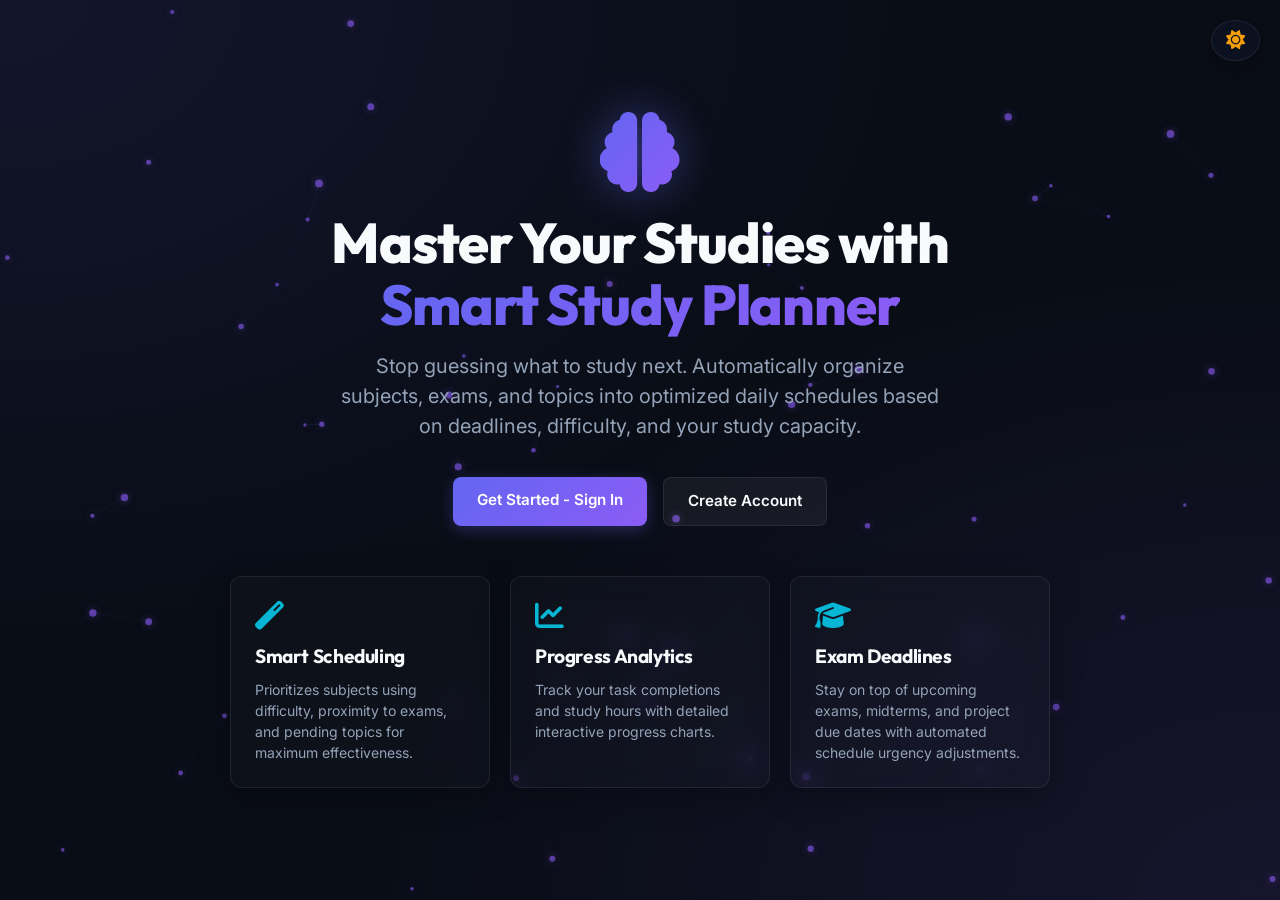
<file: frontend/index.html>
<!DOCTYPE html>
<html lang="en">
<head>
    <meta charset="UTF-8">
    <meta name="viewport" content="width=device-width, initial-scale=1.0">
    <title>Smart Study Planner - Maximize Your Academic Potential</title>
    <!-- Icons -->
    <link rel="stylesheet" href="https://cdnjs.cloudflare.com/ajax/libs/font-awesome/6.4.0/css/all.min.css">
    <!-- Stylesheets -->
    <link rel="stylesheet" href="css/global.css?v=1.2">
    <link rel="stylesheet" href="css/auth.css?v=1.2">
    <link rel="stylesheet" href="css/responsive.css?v=1.2">
    <script src="js/theme.js"></script>
</head>
<body style="display: flex; justify-content: center; align-items: center; min-height: 100vh; padding: 20px; position: relative;">
    
    <!-- Floating Theme Toggle -->
    <div style="position: absolute; top: 20px; right: 20px; z-index: 100;">
        <button onclick="toggleTheme()" class="glass-panel" title="Toggle Theme" style="padding: 10px 14px; border-radius: 50%; color: var(--text-secondary); font-size: 1.2rem; display: flex; align-items: center; justify-content: center;">
            <i class="fas fa-sun theme-toggle-icon"></i>
        </button>
    </div>
    
    <div class="welcome-container">
        <!-- Logo -->
        <div class="welcome-logo">
            <i class="fas fa-brain"></i>
        </div>

        <!-- Headings -->
        <h1 class="welcome-title">Master Your Studies with <br><span class="text-gradient-primary">Smart Study Planner</span></h1>
        <p class="welcome-subtitle">Stop guessing what to study next. Automatically organize subjects, exams, and topics into optimized daily schedules based on deadlines, difficulty, and your study capacity.</p>

        <!-- Access buttons -->
        <div class="welcome-actions">
            <a href="login.html" class="btn-primary" style="display: inline-block;">Get Started - Sign In</a>
            <a href="register.html" class="btn-secondary" style="display: inline-block;">Create Account</a>
        </div>

        <!-- Features list -->
        <div class="welcome-features">
            <div class="feature-card glass-panel">
                <i class="fas fa-magic"></i>
                <h3>Smart Scheduling</h3>
                <p>Prioritizes subjects using difficulty, proximity to exams, and pending topics for maximum effectiveness.</p>
            </div>
            <div class="feature-card glass-panel">
                <i class="fas fa-chart-line"></i>
                <h3>Progress Analytics</h3>
                <p>Track your task completions and study hours with detailed interactive progress charts.</p>
            </div>
            <div class="feature-card glass-panel">
                <i class="fas fa-graduation-cap"></i>
                <h3>Exam Deadlines</h3>
                <p>Stay on top of upcoming exams, midterms, and project due dates with automated schedule urgency adjustments.</p>
            </div>
        </div>
    </div>

    <!-- Scripts -->
    <script src="js/auth.js"></script>
    <script src="js/particles.js"></script>
</body>
</html>
</file>
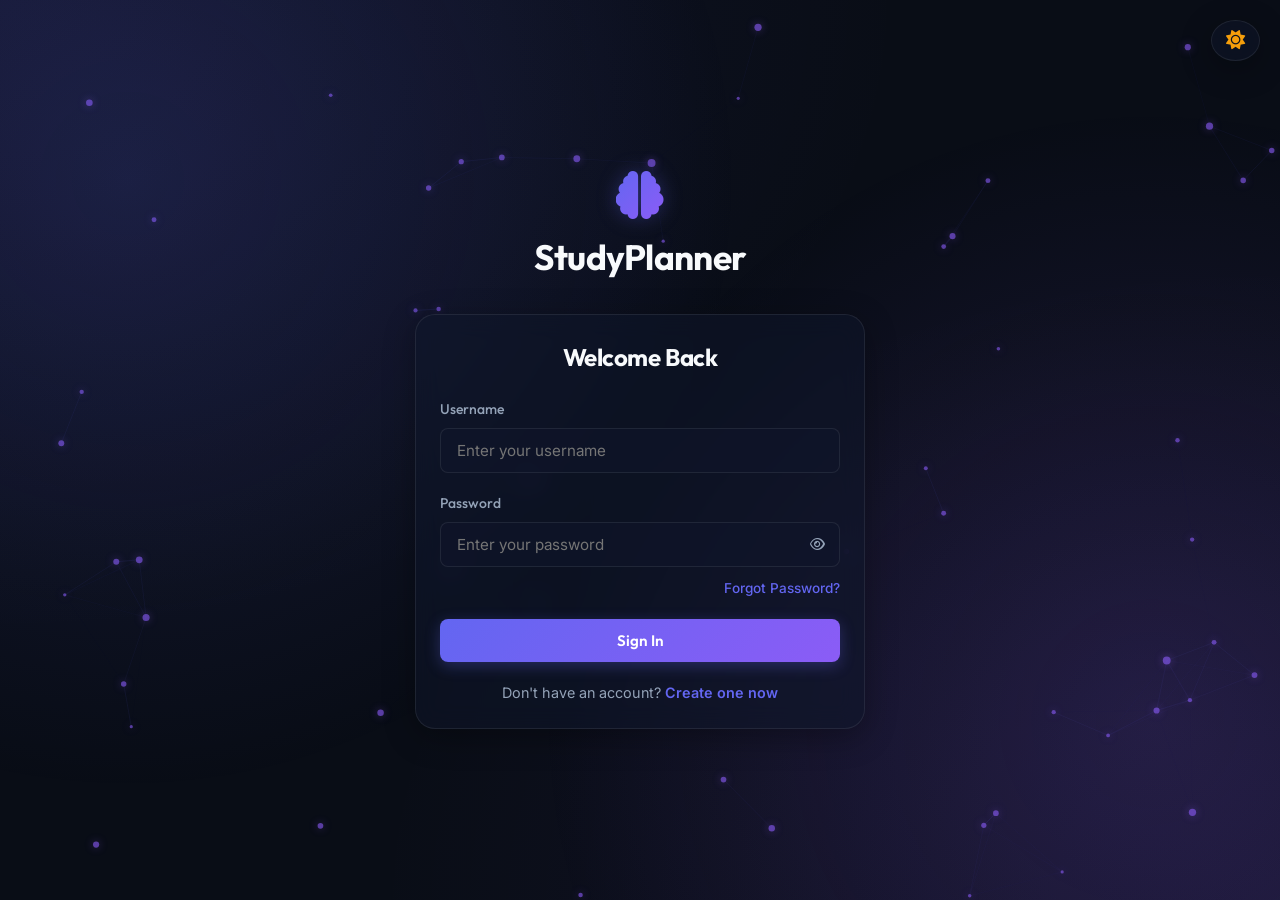
<file: frontend/login.html>
<!DOCTYPE html>
<html lang="en">
<head>
    <meta charset="UTF-8">
    <meta name="viewport" content="width=device-width, initial-scale=1.0">
    <title>Sign In - Smart Study Planner</title>
    <!-- Icons -->
    <link rel="stylesheet" href="https://cdnjs.cloudflare.com/ajax/libs/font-awesome/6.4.0/css/all.min.css">
    <!-- Stylesheets -->
    <link rel="stylesheet" href="css/global.css?v=1.2">
    <link rel="stylesheet" href="css/auth.css?v=1.2">
    <link rel="stylesheet" href="css/responsive.css?v=1.2">
    <script src="js/theme.js"></script>
</head>
<body style="position: relative;">
    
    <!-- Floating Theme Toggle -->
    <div style="position: absolute; top: 20px; right: 20px; z-index: 100;">
        <button onclick="toggleTheme()" class="glass-panel" title="Toggle Theme" style="padding: 10px 14px; border-radius: 50%; color: var(--text-secondary); font-size: 1.2rem; display: flex; align-items: center; justify-content: center;">
            <i class="fas fa-sun theme-toggle-icon"></i>
        </button>
    </div>
    
    <div class="auth-wrapper">
        <div class="auth-container">
            <!-- Brand -->
            <div class="auth-brand">
                <a href="index.html">
                    <i class="fas fa-brain"></i>
                    <h1>StudyPlanner</h1>
                </a>
            </div>

            <!-- Card Box -->
            <div class="glass-card auth-card">
                <h2 class="auth-title">Welcome Back</h2>
                
                <!-- Alert Notifications -->
                <div id="auth-alert" class="alert alert-danger">
                    <i class="fas fa-exclamation-circle"></i>
                    <span id="auth-alert-text">Error message here</span>
                </div>

                <!-- Form -->
                <form id="login-form" novalidate>
                    <div class="input-group">
                        <label for="username" class="input-label">Username</label>
                        <input type="text" id="username" class="input-field" placeholder="Enter your username" required>
                    </div>

                    <div class="input-group">
                        <label for="password" class="input-label">Password</label>
                        <div style="position: relative; display: flex; align-items: center; width: 100%;">
                            <input type="password" id="password" class="input-field" placeholder="Enter your password" required style="padding-right: 45px;">
                            <button type="button" id="toggle-password" style="position: absolute; right: 15px; background: none; border: none; color: var(--text-secondary); cursor: pointer; display: flex; align-items: center; justify-content: center; z-index: 10; padding: 0;">
                                <i class="far fa-eye" id="password-eye-icon"></i>
                            </button>
                        </div>
                    </div>

                    <div style="text-align: right; margin-top: -12px; margin-bottom: 20px;">
                        <a href="#" id="forgot-password-link" style="font-size: 0.85rem; color: var(--primary); font-weight: 500; text-decoration: none; transition: var(--transition-fast);" onmouseover="this.style.color='var(--secondary)'" onmouseout="this.style.color='var(--primary)'">Forgot Password?</a>
                    </div>

                    <button type="submit" id="login-submit-btn" class="btn-primary" style="width: 100%; margin-top: 10px; display: flex; align-items: center; justify-content: center; gap: 8px;">
                        <i class="fas fa-spinner fa-spin" id="login-spinner" style="display: none;"></i>
                        <span id="login-btn-text">Sign In</span>
                    </button>
                </form>

                <!-- Footer link -->
                <div class="auth-footer">
                    Don't have an account? <a href="register.html">Create one now</a>
                </div>
            </div>
        </div>
    </div>

    <!-- Forgot Password Modal Backdrop -->
    <div id="forgot-password-modal" style="display: none; position: fixed; top: 0; left: 0; width: 100%; height: 100%; background: rgba(15, 23, 42, 0.6); backdrop-filter: blur(8px); -webkit-backdrop-filter: blur(8px); z-index: 1000; align-items: center; justify-content: center; box-sizing: border-box; padding: 20px;">
        <!-- Modal Card -->
        <div class="glass-card" id="forgot-modal-card" style="width: 100%; max-width: 400px; padding: 30px; position: relative; border-radius: var(--radius-lg); box-sizing: border-box; transform: scale(0.9); transition: transform 0.3s ease-out; background: var(--glass-bg); border: 1px solid var(--glass-border); box-shadow: 0 8px 32px 0 var(--glass-shadow);">
            <!-- Close Button -->
            <button id="close-forgot-modal" type="button" style="position: absolute; top: 20px; right: 20px; background: none; border: none; color: var(--text-secondary); font-size: 1.2rem; cursor: pointer; display: flex; align-items: center; justify-content: center; width: 30px; height: 30px; border-radius: 50%; transition: background 0.2s;" onmouseover="this.style.background='rgba(255,255,255,0.05)'" onmouseout="this.style.background='none'">
                <i class="fas fa-times"></i>
            </button>
            <h3 style="font-size: 1.3rem; margin-bottom: 8px; font-family: var(--font-heading); color: var(--text-primary); margin-top: 0; display: flex; align-items: center; gap: 8px;">
                <i class="fas fa-key" style="color: var(--primary);"></i> Reset Password
            </h3>
            <p style="font-size: 0.88rem; color: var(--text-secondary); margin-bottom: 20px; line-height: 1.4; margin-top: 0;">Enter your registered details and a new password below to reset access.</p>
            
            <!-- Alert Box for Modal -->
            <div id="forgot-alert" class="alert alert-danger" style="display: none; padding: 12px 16px; border-radius: var(--radius-sm); font-size: 0.9rem; margin-bottom: 15px; align-items: center; gap: 10px;">
                <i class="fas fa-exclamation-circle"></i>
                <span id="forgot-alert-text">Error message here</span>
            </div>
            <div id="forgot-success" class="alert alert-success" style="display: none; padding: 12px 16px; border-radius: var(--radius-sm); font-size: 0.9rem; margin-bottom: 15px; align-items: center; gap: 10px;">
                <i class="fas fa-check-circle"></i>
                <span id="forgot-success-text">Success message here</span>
            </div>

            <!-- Forgot Form -->
            <form id="forgot-form" novalidate>
                <div class="input-group">
                    <label for="forgot-username" class="input-label">Username</label>
                    <input type="text" id="forgot-username" class="input-field" placeholder="Enter your username" required>
                </div>
                <div class="input-group">
                    <label for="forgot-email" class="input-label">Email Address</label>
                    <input type="email" id="forgot-email" class="input-field" placeholder="Enter your email" required>
                </div>
                <div class="input-group">
                    <label for="forgot-new-password" class="input-label">New Password</label>
                    <div style="position: relative; display: flex; align-items: center; width: 100%;">
                        <input type="password" id="forgot-new-password" class="input-field" placeholder="Enter new password" required style="padding-right: 45px;">
                        <button type="button" id="toggle-forgot-password" style="position: absolute; right: 15px; background: none; border: none; color: var(--text-secondary); cursor: pointer; display: flex; align-items: center; justify-content: center; z-index: 10; padding: 0;">
                            <i class="far fa-eye" id="forgot-password-eye-icon"></i>
                        </button>
                    </div>
                </div>
                <button type="submit" class="btn-primary" style="width: 100%; margin-top: 15px; height: 46px; display: flex; align-items: center; justify-content: center; gap: 8px;">
                    <i class="fas fa-cog fa-spin" id="forgot-spinner" style="display: none;"></i>
                    <span>Reset Password</span>
                </button>
            </form>
        </div>
    </div>

    <!-- Scripts -->
    <script src="js/api.js"></script>
    <script src="js/auth.js"></script>
    <script src="js/validation.js"></script>
    <script src="js/particles.js"></script>
</body>
</html>
</file>
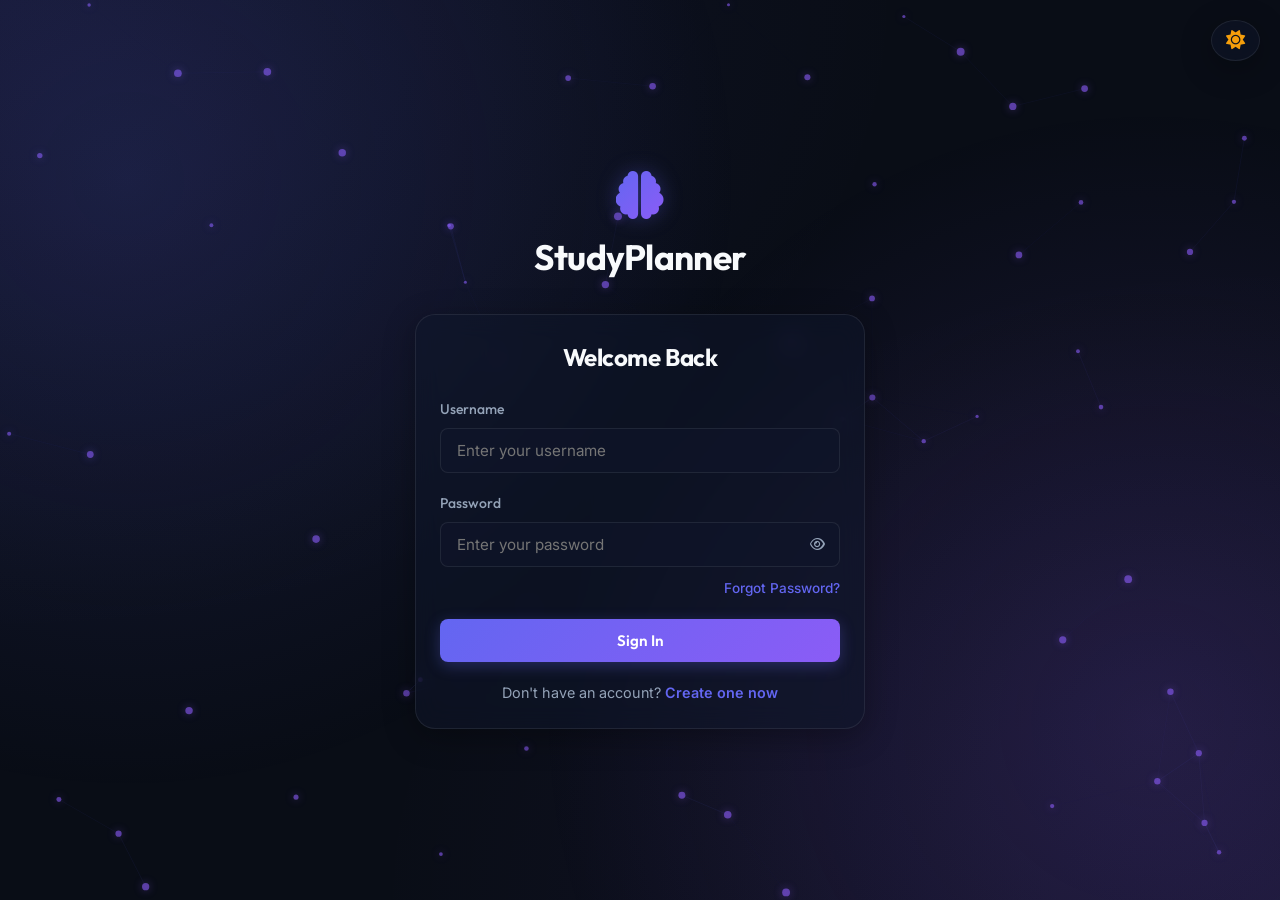
<file: frontend/planner.html>
<!DOCTYPE html>
<html lang="en">
<head>
    <meta charset="UTF-8">
    <meta name="viewport" content="width=device-width, initial-scale=1.0">
    <title>Study Planner - Smart Study Planner</title>
    <!-- Icons -->
    <link rel="stylesheet" href="https://cdnjs.cloudflare.com/ajax/libs/font-awesome/6.4.0/css/all.min.css">
    <!-- Stylesheets -->
    <link rel="stylesheet" href="css/global.css?v=1.2">
    <link rel="stylesheet" href="css/planner.css?v=1.2">
    <link rel="stylesheet" href="css/responsive.css?v=1.2">
    <script src="js/theme.js"></script>
</head>
<body>

    <div class="app-container">
        <!-- Sidebar placeholder -->
        <div id="sidebar-placeholder"></div>
        <div class="sidebar-overlay" onclick="toggleSidebarMenu()"></div>

        <!-- Main Content -->
        <main class="main-content">
            <!-- Navbar placeholder -->
            <div id="navbar-placeholder"></div>

            <!-- Page Title Header -->
            <div class="planner-header">
                <div class="page-title-header" style="margin-bottom: 0;">
                    <h1>Smart Timetable Generator</h1>
                    <p>Generate and view customized study sessions matching your load.</p>
                </div>
                
                <!-- Date selector navigations -->
                <div class="date-controls glass-panel" style="padding: 6px 12px;">
                    <button class="date-btn" onclick="adjustPlanDate(-1)"><i class="fas fa-chevron-left"></i></button>
                    <span id="current-plan-date-display" class="current-date-display">Today</span>
                    <button class="date-btn" onclick="adjustPlanDate(1)"><i class="fas fa-chevron-right"></i></button>
                </div>
            </div>

            <!-- Schedule Auto-Generator Form -->
            <div class="glass-card generator-card">
                <h3 style="font-size: 1.2rem; margin-bottom: 15px;"><i class="fas fa-magic" style="color: var(--primary); margin-right: 8px;"></i> Generate New Study Plan</h3>
                <form id="schedule-generator-form">
                    <div class="generator-form">
                        <div class="input-group" style="margin-bottom: 0;">
                            <label for="startDate" class="input-label">Start Date</label>
                            <input type="date" id="startDate" class="input-field" required>
                        </div>
                        <div class="input-group" style="margin-bottom: 0;">
                            <label for="endDate" class="input-label">End Date</label>
                            <input type="date" id="endDate" class="input-field" required>
                        </div>
                        <div class="input-group" style="margin-bottom: 0;">
                            <label for="dailyStudyHours" class="input-label">Daily Hours (Optional)</label>
                            <input type="number" id="dailyStudyHours" class="input-field" placeholder="e.g. 4" min="1" max="12" step="0.5">
                        </div>
                        <button type="submit" class="btn-primary" style="height: 48px; display: flex; align-items: center; justify-content: center; gap: 8px; font-family: var(--font-heading);">
                            <i class="fas fa-cog fa-spin" id="gen-spinner" style="display: none;"></i>
                            <span>Generate Schedule</span>
                        </button>
                    </div>
                    <div style="margin-top: 15px; display: flex; align-items: center; gap: 10px;">
                        <input type="checkbox" id="distributeEqually" style="width: 18px; height: 18px; cursor: pointer; accent-color: var(--primary);">
                        <label for="distributeEqually" style="font-size: 0.9rem; color: var(--text-secondary); cursor: pointer; user-select: none;">
                            Divide daily study time equally to cover all subjects
                        </label>
                    </div>
                </form>
                <div id="generator-alert" class="alert alert-success" style="margin-top: 15px; margin-bottom: 0; display: none;">
                    <i class="fas fa-check-circle"></i>
                    <span>Plan generated successfully!</span>
                </div>
            </div>

            <!-- Timetable List -->
            <div class="glass-card">
                <div style="display: flex; justify-content: space-between; align-items: center; margin-bottom: 20px; flex-wrap: wrap; gap: 10px;">
                    <h3 style="font-size: 1.2rem; margin: 0;"><i class="far fa-clock" style="color: var(--info); margin-right: 8px;"></i> Study Schedule Timeline</h3>
                    <button class="btn-outline" onclick="exportICal()" style="display: flex; align-items: center; gap: 8px; font-size: 0.9rem; padding: 8px 16px;">
                        <i class="far fa-calendar-plus"></i> Export to Calendar
                    </button>
                </div>
                <div id="planner-timeline" class="timeline-container">
                    <!-- Dynamic timetable blocks injected by planner.js -->
                    <div class="empty-timeline">
                        <i class="far fa-calendar-alt"></i>
                        <h3>No Study Slots Scheduled</h3>
                        <p>Generate a plan using the form above to build your study timeline.</p>
                    </div>
                </div>
            </div>

            <!-- Footer placeholder -->
            <div id="footer-placeholder"></div>
        </main>
    </div>

    <!-- Modal placeholder -->
    <div id="modal-placeholder"></div>

    <!-- Scripts -->
    <script src="js/api.js"></script>
    <script src="js/auth.js"></script>
    <script src="js/helpers.js"></script>
    <script src="js/planner.js"></script>
    <script src="js/particles.js"></script>
</body>
</html>
</file>
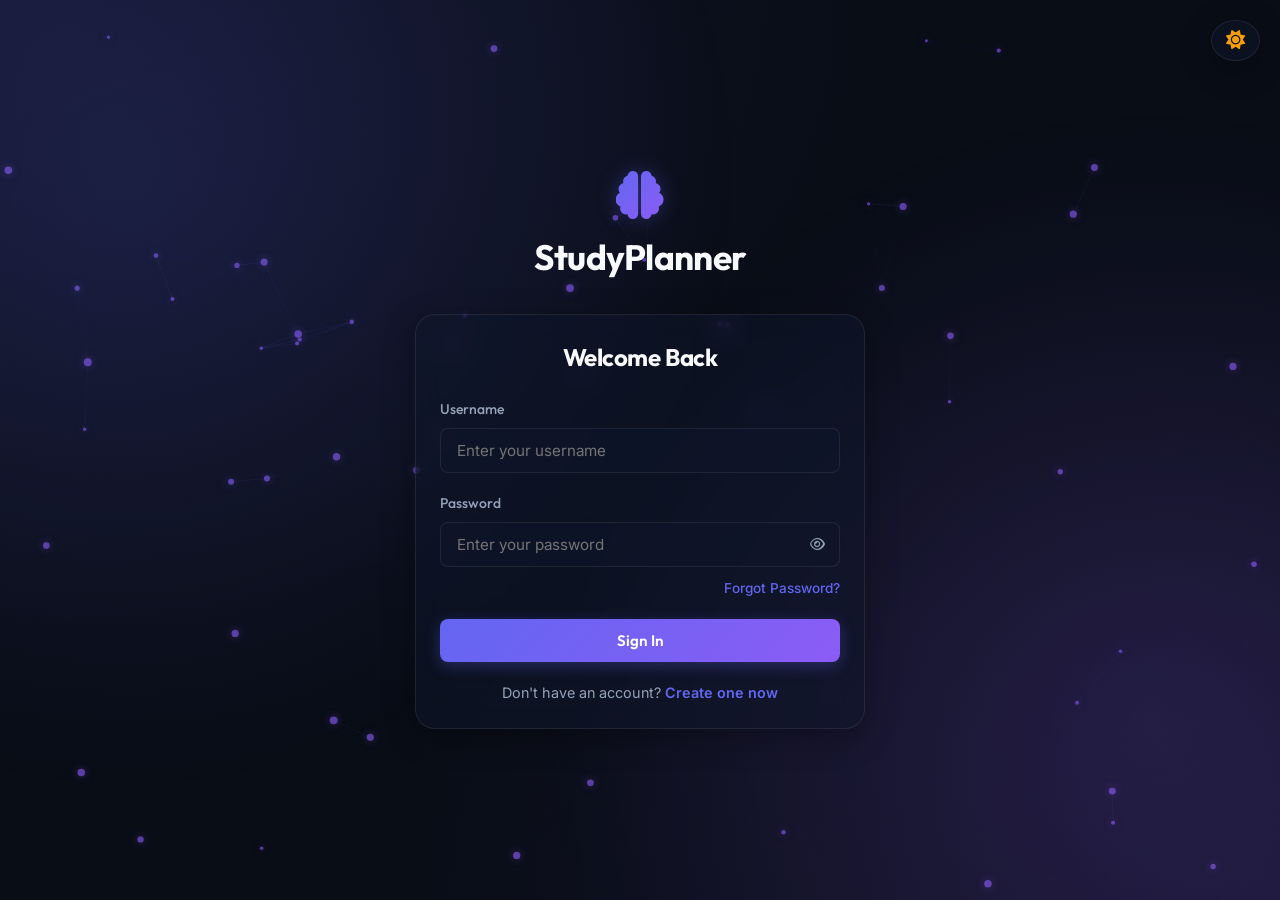
<file: frontend/profile.html>
<!DOCTYPE html>
<html lang="en">
<head>
    <meta charset="UTF-8">
    <meta name="viewport" content="width=device-width, initial-scale=1.0">
    <title>Profile Settings - Smart Study Planner</title>
    <!-- Icons -->
    <link rel="stylesheet" href="https://cdnjs.cloudflare.com/ajax/libs/font-awesome/6.4.0/css/all.min.css">
    <!-- Stylesheets -->
    <link rel="stylesheet" href="css/global.css?v=1.2">
    <link rel="stylesheet" href="css/profile.css?v=1.2">
    <link rel="stylesheet" href="css/responsive.css?v=1.2">
    <script src="js/theme.js"></script>
</head>
<body>

    <div class="app-container">
        <!-- Sidebar placeholder -->
        <div id="sidebar-placeholder"></div>
        <div class="sidebar-overlay" onclick="toggleSidebarMenu()"></div>

        <!-- Main Content -->
        <main class="main-content">
            <!-- Navbar placeholder -->
            <div id="navbar-placeholder"></div>

            <!-- Page Title Header -->
            <div class="page-title-header">
                <h1>Student Account Settings</h1>
                <p>Manage your user account profile and personalize study hour limits.</p>
            </div>

            <!-- Profile Banner & Header Card -->
            <div class="glass-card profile-header-card" style="padding: 0; overflow: hidden; margin-bottom: 30px;">
                <div class="profile-cover-banner">
                    <canvas id="profile-banner-canvas" style="position: absolute; top: 0; left: 0; width: 100%; height: 100%; pointer-events: none;"></canvas>
                </div>
                <div class="profile-header-details">
                    <div id="profile-avatar-char" class="profile-avatar">S</div>
                    <div class="profile-header-text">
                        <h2 id="summary-fullname">Student Name</h2>
                        <div class="profile-meta-tags">
                            <span class="meta-tag"><i class="far fa-user"></i> <span id="summary-username">@username</span></span>
                            <span class="meta-tag"><i class="far fa-envelope"></i> <span id="summary-email">student@study.com</span></span>
                        </div>
                    </div>
                </div>
            </div>

            <!-- Profile Settings Grid -->
            <div class="settings-grid">
                <!-- Left Nav Options -->
                <div class="settings-sidebar">
                    <button class="settings-nav-btn active" onclick="switchSettingsTab('account')">
                        <i class="far fa-user-circle"></i> Account Details
                    </button>
                    <button class="settings-nav-btn" onclick="switchSettingsTab('preferences')">
                        <i class="fas fa-sliders-h"></i> Study Preferences
                    </button>
                    <button class="settings-nav-btn" onclick="switchSettingsTab('security')">
                        <i class="fas fa-shield-alt"></i> Security & Password
                    </button>
                </div>

                <!-- Right Pane Details -->
                <div class="settings-pane">
                    <!-- Alert Notifications inside the pane -->
                    <div id="profile-alert" class="alert" style="display: none; margin-bottom: 20px;">
                        <i class="fas fa-exclamation-circle"></i>
                        <span id="profile-alert-text">Status message here</span>
                    </div>

                    <!-- Tab 1: Account Details -->
                    <div id="tab-account" class="settings-tab-content">
                        <div class="pane-header">
                            <h3>Account Information</h3>
                            <p>Update your personal account information and contact email address.</p>
                        </div>
                        <form id="profile-details-form" novalidate>
                            <div class="form-row">
                                <div class="input-group">
                                    <label for="firstName" class="input-label">First Name</label>
                                    <input type="text" id="firstName" class="input-field" placeholder="John" required>
                                </div>
                                <div class="input-group">
                                    <label for="lastName" class="input-label">Last Name</label>
                                    <input type="text" id="lastName" class="input-field" placeholder="Doe" required>
                                </div>
                            </div>
                            <div class="input-group">
                                <label for="email" class="input-label">Email Address</label>
                                <input type="email" id="email" class="input-field" placeholder="email@study.com" required>
                            </div>
                            <div class="form-actions">
                                <button type="submit" class="btn-primary">Save Profile Info</button>
                            </div>
                        </form>
                    </div>

                    <!-- Tab 2: Study Preferences -->
                    <div id="tab-preferences" class="settings-tab-content" style="display: none;">
                        <div class="pane-header">
                            <h3>Study Preferences</h3>
                            <p>Customize your target daily study hours and preferred starting times.</p>
                        </div>
                        <form id="profile-preferences-form" novalidate>
                            <div class="slider-container">
                                <div class="slider-header">
                                    <label for="dailyStudyHours" class="input-label">Daily Available Study Hours</label>
                                    <span id="hours-val-display" class="slider-val">4.0 h</span>
                                </div>
                                <input type="range" id="dailyStudyHours" class="range-slider" min="1" max="10" step="0.5" value="4.0" oninput="updateHoursSliderDisplay(this.value)">
                            </div>
                            <div class="input-group">
                                <label for="preferredStartTime" class="input-label">Preferred Study Start Time</label>
                                <input type="time" id="preferredStartTime" class="input-field" required>
                            </div>
                            <div class="form-actions">
                                <button type="submit" class="btn-primary">Save Preferences</button>
                            </div>
                        </form>
                    </div>

                    <!-- Tab 3: Security & Password -->
                    <div id="tab-security" class="settings-tab-content" style="display: none;">
                        <div class="pane-header">
                            <h3>Security & Credentials</h3>
                            <p>Change your account password. Make sure to choose a strong password.</p>
                        </div>
                        <form id="profile-password-form" novalidate>
                            <div class="input-group">
                                <label for="oldPassword" class="input-label">Current Password</label>
                                <input type="password" id="oldPassword" class="input-field" required>
                            </div>
                            <div class="input-group">
                                <label for="newPassword" class="input-label">New Password</label>
                                <input type="password" id="newPassword" class="input-field" placeholder="Min 6 characters" required>
                            </div>
                            <div class="form-actions">
                                <button type="submit" class="btn-primary">Update Password</button>
                            </div>
                        </form>
                    </div>
                </div>
            </div>

            <!-- Footer placeholder -->
            <div id="footer-placeholder"></div>
        </main>
    </div>

    <!-- Modal placeholder -->
    <div id="modal-placeholder"></div>

    <!-- Scripts -->
    <script src="js/api.js"></script>
    <script src="js/auth.js"></script>
    <script src="js/helpers.js"></script>
    <script src="js/validation.js"></script>
    <script src="js/profile.js"></script>
    <script src="js/particles.js"></script>
</body>
</html>
</file>
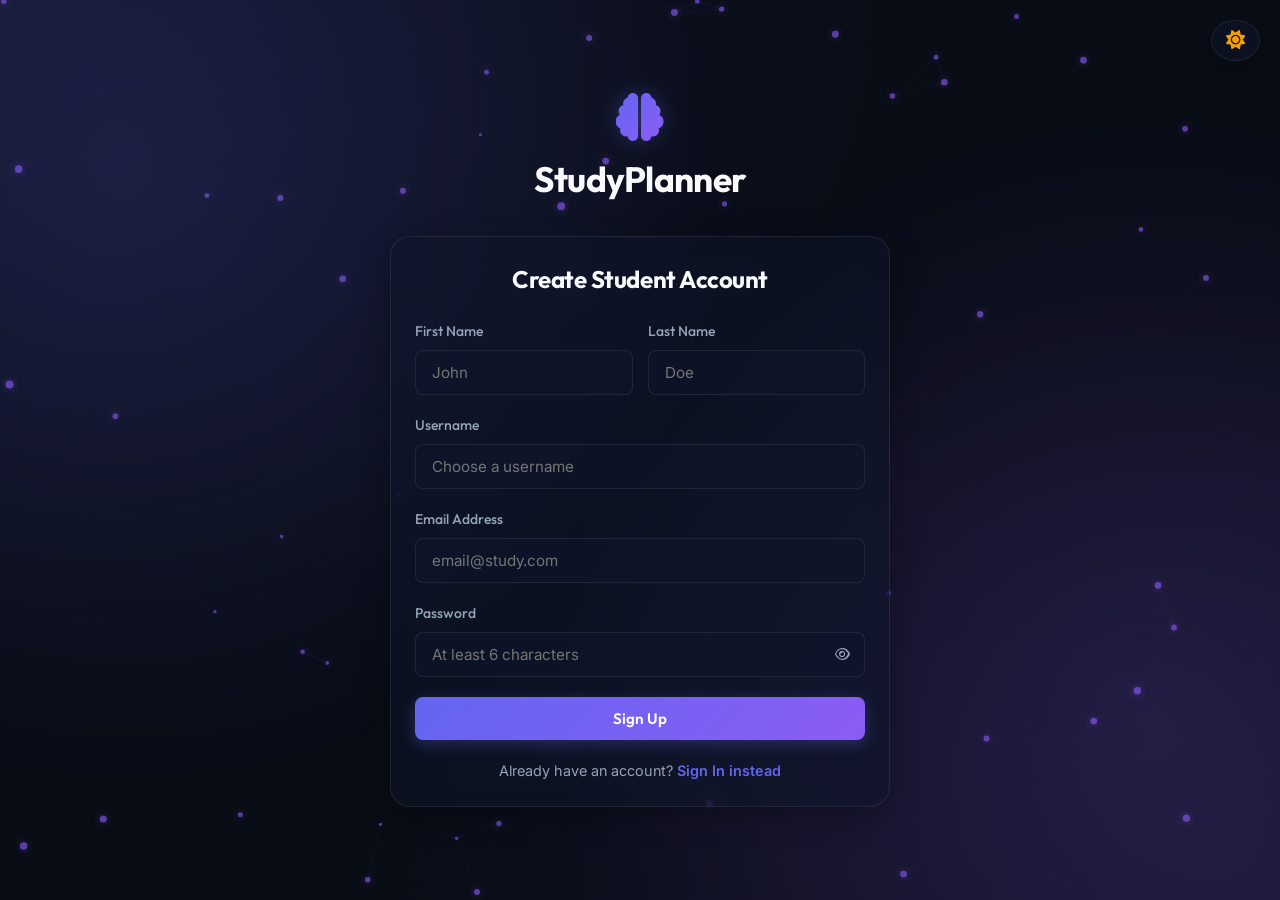
<file: frontend/register.html>
<!DOCTYPE html>
<html lang="en">
<head>
    <meta charset="UTF-8">
    <meta name="viewport" content="width=device-width, initial-scale=1.0">
    <title>Create Account - Smart Study Planner</title>
    <!-- Icons -->
    <link rel="stylesheet" href="https://cdnjs.cloudflare.com/ajax/libs/font-awesome/6.4.0/css/all.min.css">
    <!-- Stylesheets -->
    <link rel="stylesheet" href="css/global.css?v=1.2">
    <link rel="stylesheet" href="css/auth.css?v=1.2">
    <link rel="stylesheet" href="css/responsive.css?v=1.2">
    <script src="js/theme.js"></script>
</head>
<body style="position: relative;">
    
    <!-- Floating Theme Toggle -->
    <div style="position: absolute; top: 20px; right: 20px; z-index: 100;">
        <button onclick="toggleTheme()" class="glass-panel" title="Toggle Theme" style="padding: 10px 14px; border-radius: 50%; color: var(--text-secondary); font-size: 1.2rem; display: flex; align-items: center; justify-content: center;">
            <i class="fas fa-sun theme-toggle-icon"></i>
        </button>
    </div>
    
    <div class="auth-wrapper">
        <div class="auth-container" style="max-width: 500px;">
            <!-- Brand -->
            <div class="auth-brand">
                <a href="index.html">
                    <i class="fas fa-brain"></i>
                    <h1>StudyPlanner</h1>
                </a>
            </div>

            <!-- Card Box -->
            <div class="glass-card auth-card">
                <h2 class="auth-title">Create Student Account</h2>
                
                <!-- Alert Notifications -->
                <div id="auth-alert" class="alert">
                    <i class="fas fa-exclamation-circle"></i>
                    <span id="auth-alert-text">Status message here</span>
                </div>

                <!-- Form -->
                <form id="register-form" novalidate>
                    <div style="display: grid; grid-template-columns: 1fr 1fr; gap: 15px;">
                        <div class="input-group">
                            <label for="firstName" class="input-label">First Name</label>
                            <input type="text" id="firstName" class="input-field" placeholder="John" required>
                        </div>
                        <div class="input-group">
                            <label for="lastName" class="input-label">Last Name</label>
                            <input type="text" id="lastName" class="input-field" placeholder="Doe" required>
                        </div>
                    </div>

                    <div class="input-group">
                        <label for="username" class="input-label">Username</label>
                        <input type="text" id="username" class="input-field" placeholder="Choose a username" required>
                    </div>

                    <div class="input-group">
                        <label for="email" class="input-label">Email Address</label>
                        <input type="email" id="email" class="input-field" placeholder="email@study.com" required>
                    </div>

                    <div class="input-group">
                        <label for="password" class="input-label">Password</label>
                        <div style="position: relative; display: flex; align-items: center; width: 100%;">
                            <input type="password" id="password" class="input-field" placeholder="At least 6 characters" required style="padding-right: 45px;">
                            <button type="button" id="toggle-password" style="position: absolute; right: 15px; background: none; border: none; color: var(--text-secondary); cursor: pointer; display: flex; align-items: center; justify-content: center; z-index: 10; padding: 0;">
                                <i class="far fa-eye" id="password-eye-icon"></i>
                            </button>
                        </div>
                    </div>

                    <button type="submit" id="register-submit-btn" class="btn-primary" style="width: 100%; margin-top: 10px; display: flex; align-items: center; justify-content: center; gap: 8px;">
                        <i class="fas fa-spinner fa-spin" id="register-spinner" style="display: none;"></i>
                        <span id="register-btn-text">Sign Up</span>
                    </button>
                </form>

                <!-- Footer link -->
                <div class="auth-footer">
                    Already have an account? <a href="login.html">Sign In instead</a>
                </div>
            </div>
        </div>
    </div>

    <!-- Scripts -->
    <script src="js/api.js"></script>
    <script src="js/auth.js"></script>
    <script src="js/validation.js"></script>
    <script src="js/particles.js"></script>
</body>
</html>
</file>
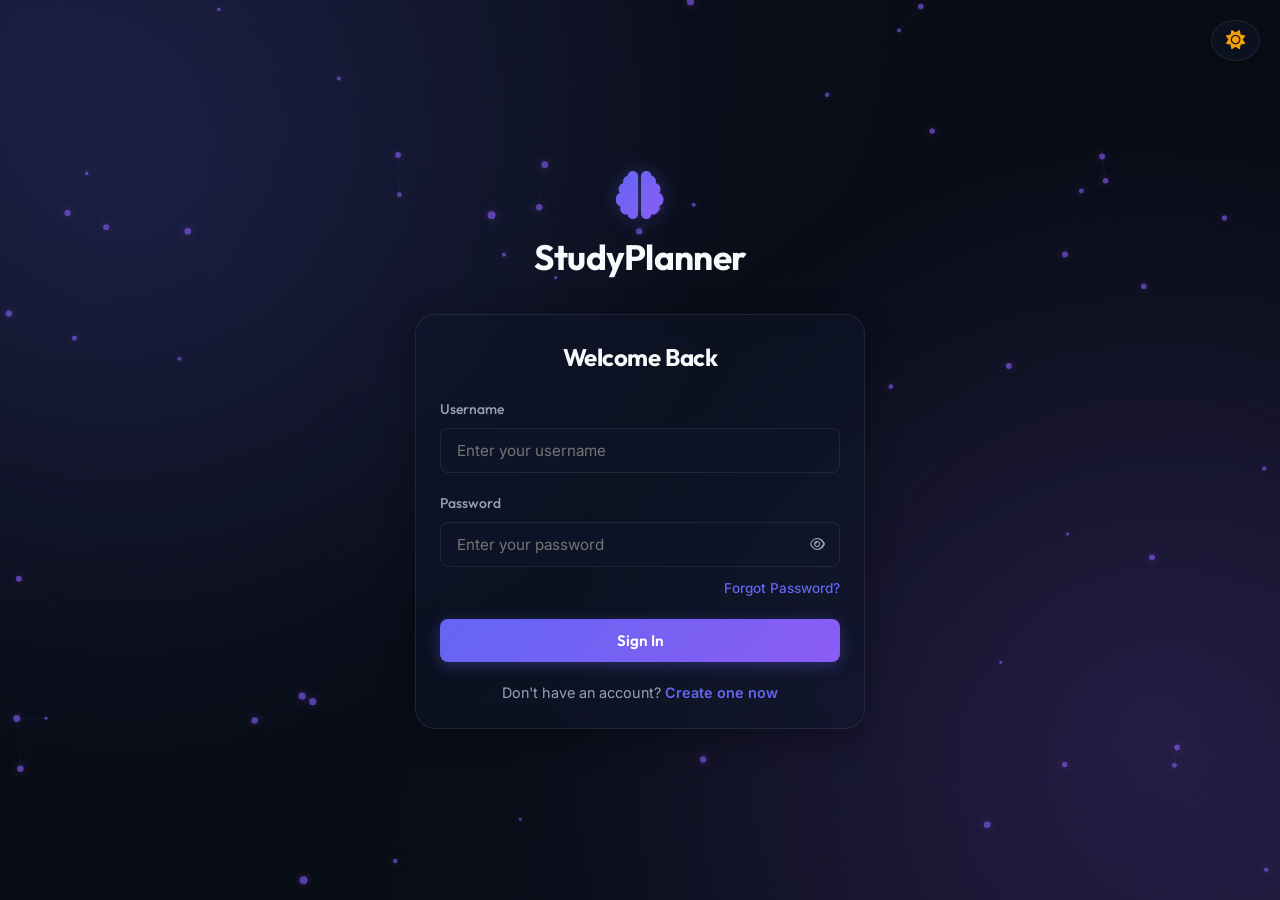
<file: frontend/subjects.html>
<!DOCTYPE html>
<html lang="en">
<head>
    <meta charset="UTF-8">
    <meta name="viewport" content="width=device-width, initial-scale=1.0">
    <title>Subject Management - Smart Study Planner</title>
    <!-- Icons -->
    <link rel="stylesheet" href="https://cdnjs.cloudflare.com/ajax/libs/font-awesome/6.4.0/css/all.min.css">
    <!-- Stylesheets -->
    <link rel="stylesheet" href="css/global.css?v=1.2">
    <link rel="stylesheet" href="css/subjects.css?v=1.2">
    <link rel="stylesheet" href="css/responsive.css?v=1.2">
    <script src="js/theme.js"></script>
</head>
<body>

    <div class="app-container">
        <!-- Sidebar placeholder -->
        <div id="sidebar-placeholder"></div>
        <div class="sidebar-overlay" onclick="toggleSidebarMenu()"></div>

        <!-- Main Content -->
        <main class="main-content">
            <!-- Navbar placeholder -->
            <div id="navbar-placeholder"></div>

            <!-- Page Title Header -->
            <div style="display: flex; justify-content: space-between; align-items: center; margin-bottom: 30px; flex-wrap: wrap; gap: 15px;">
                <div class="page-title-header" style="margin-bottom: 0;">
                    <h1>Subject Portfolio</h1>
                    <p>Add and edit academic courses, and stay updated on exam deadlines.</p>
                </div>
                <button onclick="openAddSubjectModal()" class="btn-primary" style="display: flex; align-items: center; gap: 8px;">
                    <i class="fas fa-plus"></i> Add Subject
                </button>
            </div>

            <!-- Subjects Layout (Split Screen) -->
            <div class="subjects-layout">
                <!-- Left: List of Subject cards -->
                <div>
                    <div id="subjects-container" class="subjects-grid">
                        <!-- Dynamic subject items injected by subjects.js -->
                        <div class="glass-card" style="grid-column: span 2; text-align: center; padding: 40px 20px;">
                            <i class="fas fa-book-open" style="font-size: 3rem; color: var(--text-muted); margin-bottom: 15px;"></i>
                            <h3>No Subjects Added</h3>
                            <p style="color: var(--text-secondary); margin-bottom: 20px;">You haven't listed any academic courses yet.</p>
                            <button onclick="openAddSubjectModal()" class="btn-primary">Add Your First Subject</button>
                        </div>
                    </div>
                </div>

                <!-- Right: Exam Deadlines Tracker -->
                <div class="glass-card exams-section">
                    <div style="display: flex; justify-content: space-between; align-items: center;">
                        <h3 style="font-size: 1.2rem;"><i class="fas fa-calendar-alt" style="color: var(--danger); margin-right: 8px;"></i> Exam Deadlines</h3>
                        <button onclick="openAddExamModal()" style="color: var(--primary); font-weight: 600; font-size: 0.85rem;" onmouseover="this.style.color='var(--secondary)'" onmouseout="this.style.color='var(--primary)'">
                            <i class="fas fa-plus"></i> Add Exam
                        </button>
                    </div>
                    
                    <div id="exams-container" class="exams-list">
                        <!-- Dynamic exam deadlines lists injected by subjects.js -->
                        <p style="text-align: center; color: var(--text-secondary); margin: 30px 0;">No exams registered yet.</p>
                    </div>
                </div>
            </div>

            <!-- Footer placeholder -->
            <div id="footer-placeholder"></div>
        </main>
    </div>

    <!-- Modal placeholder -->
    <div id="modal-placeholder"></div>

    <!-- Scripts -->
    <script src="js/api.js"></script>
    <script src="js/auth.js"></script>
    <script src="js/helpers.js"></script>
    <script src="js/subjects.js"></script>
    <script src="js/particles.js"></script>
</body>
</html>
</file>
<file: frontend/css/global.css>
/* Smart Study Planner - Global Styles & Design System */
@import url('https://fonts.googleapis.com/css2?family=Outfit:wght@300;400;500;600;700;800&family=Inter:wght@300;400;500;600;700&display=swap');

:root {
    /* Color Palette */
    --bg-dark: #090d16;
    --bg-dark-900: #0f172a;
    --bg-dark-950: #020617;
    --text-primary: #f8fafc;
    --text-secondary: #94a3b8;
    --text-muted: #64748b;
    
    --profile-banner: linear-gradient(135deg, rgba(99, 102, 241, 0.25) 0%, rgba(139, 92, 246, 0.25) 50%, rgba(217, 70, 239, 0.2) 100%);
    --grid-color: rgba(255, 255, 255, 0.035);
    
    --primary: #6366f1;
    --primary-glow: rgba(99, 102, 241, 0.15);
    --secondary: #8b5cf6;
    --secondary-glow: rgba(139, 92, 246, 0.15);
    
    --success: #10b981;
    --success-glow: rgba(16, 185, 129, 0.15);
    --warning: #f59e0b;
    --warning-glow: rgba(245, 158, 11, 0.15);
    --danger: #f43f5e;
    --danger-glow: rgba(244, 63, 94, 0.15);
    --info: #06b6d4;
    --info-glow: rgba(6, 182, 212, 0.15);

    /* Glassmorphism Styles */
    --glass-bg: rgba(15, 23, 42, 0.55);
    --glass-border: rgba(255, 255, 255, 0.08);
    --glass-shadow: rgba(0, 0, 0, 0.3);
    
    /* System Globals */
    --font-heading: 'Outfit', sans-serif;
    --font-body: 'Inter', sans-serif;
    --radius-sm: 8px;
    --radius-md: 12px;
    --radius-lg: 20px;
    --radius-xl: 30px;
    
    --transition-fast: 0.2s ease;
    --transition-normal: 0.3s ease;
    --transition-slow: 0.5s ease;
    
    --sidebar-width: 260px;
    --navbar-height: 70px;
}

/* Base Resets */
* {
    margin: 0;
    padding: 0;
    box-sizing: border-box;
    outline: none;
}

body {
    background-color: var(--bg-dark);
    background-image: 
        radial-gradient(at 0% 0%, rgba(99, 102, 241, 0.1) 0px, transparent 50%),
        radial-gradient(at 100% 100%, rgba(139, 92, 246, 0.1) 0px, transparent 50%);
    color: var(--text-primary);
    font-family: var(--font-body);
    min-height: 100vh;
    overflow-x: hidden;
    line-height: 1.5;
}

h1, h2, h3, h4, h5, h6 {
    font-family: var(--font-heading);
    font-weight: 700;
    letter-spacing: -0.02em;
    color: var(--text-primary);
}

a {
    color: inherit;
    text-decoration: none;
    transition: var(--transition-fast);
}

button {
    cursor: pointer;
    font-family: var(--font-heading);
    border: none;
    background: none;
    transition: var(--transition-fast);
}

/* Glass Card Utility */
.glass-panel {
    background: var(--glass-bg);
    border: 1px solid var(--glass-border);
    backdrop-filter: blur(12px);
    -webkit-backdrop-filter: blur(12px);
    box-shadow: 0 8px 32px 0 var(--glass-shadow);
    border-radius: var(--radius-md);
}

.glass-card {
    background: var(--glass-bg);
    border: 1px solid var(--glass-border);
    backdrop-filter: blur(12px);
    -webkit-backdrop-filter: blur(12px);
    box-shadow: 0 8px 32px 0 var(--glass-shadow);
    border-radius: var(--radius-lg);
    padding: 24px;
    transition: transform var(--transition-fast), border-color var(--transition-fast), box-shadow var(--transition-fast);
}

.glass-card:hover {
    transform: translateY(-4px);
    border-color: rgba(255, 255, 255, 0.15);
    box-shadow: 0 12px 40px 0 rgba(0, 0, 0, 0.4);
}

/* Text Gradients */
.text-gradient-primary {
    background: linear-gradient(135deg, var(--primary), var(--secondary));
    -webkit-background-clip: text;
    -webkit-text-fill-color: transparent;
}

.text-gradient-cyan {
    background: linear-gradient(135deg, var(--info), var(--primary));
    -webkit-background-clip: text;
    -webkit-text-fill-color: transparent;
}

/* Inputs & Form Fields */
.input-group {
    margin-bottom: 20px;
    position: relative;
}

.input-label {
    display: block;
    margin-bottom: 8px;
    font-size: 0.875rem;
    font-weight: 500;
    color: var(--text-secondary);
    font-family: var(--font-heading);
}

.input-field {
    width: 100%;
    padding: 12px 16px;
    background: rgba(15, 23, 42, 0.6);
    border: 1px solid var(--glass-border);
    border-radius: var(--radius-sm);
    color: var(--text-primary);
    font-family: var(--font-body);
    font-size: 0.95rem;
    transition: var(--transition-fast);
}

.input-field:focus {
    border-color: var(--primary);
    box-shadow: 0 0 0 3px var(--primary-glow);
    background: rgba(15, 23, 42, 0.8);
}

select.input-field option {
    background-color: var(--bg-dark-900);
    color: var(--text-primary);
}


/* Premium Buttons */
.btn-primary {
    background: linear-gradient(135deg, var(--primary), var(--secondary));
    color: white;
    padding: 12px 24px;
    border-radius: var(--radius-sm);
    font-weight: 600;
    font-size: 0.95rem;
    box-shadow: 0 4px 15px rgba(99, 102, 241, 0.3);
}

.btn-primary:hover {
    transform: translateY(-2px);
    box-shadow: 0 6px 20px rgba(99, 102, 241, 0.4);
}

.btn-primary:active {
    transform: translateY(0);
}

.btn-secondary {
    background: rgba(255, 255, 255, 0.05);
    border: 1px solid var(--glass-border);
    color: var(--text-primary);
    padding: 12px 24px;
    border-radius: var(--radius-sm);
    font-weight: 600;
    font-size: 0.95rem;
}

.btn-secondary:hover {
    background: rgba(255, 255, 255, 0.1);
    border-color: rgba(255, 255, 255, 0.2);
}

/* Scrollbar Customization */
::-webkit-scrollbar {
    width: 8px;
    height: 8px;
}

::-webkit-scrollbar-track {
    background: var(--bg-dark);
}

::-webkit-scrollbar-thumb {
    background: rgba(255, 255, 255, 0.1);
    border-radius: var(--radius-sm);
}

::-webkit-scrollbar-thumb:hover {
    background: rgba(255, 255, 255, 0.2);
}

/* Structural Skeletons */
.app-container {
    display: flex;
    min-height: 100vh;
}

.main-content {
    flex: 1;
    margin-left: var(--sidebar-width);
    padding: 30px;
    padding-top: calc(var(--navbar-height) + 20px);
    transition: margin var(--transition-normal);
    display: flex;
    flex-direction: column;
    min-height: 100vh;
    box-sizing: border-box;
}

#footer-placeholder {
    margin-top: auto;
    width: 100%;
}

/* Badge System */
.badge {
    display: inline-flex;
    align-items: center;
    padding: 4px 10px;
    font-size: 0.75rem;
    font-weight: 600;
    border-radius: 9999px;
    font-family: var(--font-heading);
}

.badge-easy {
    background-color: var(--success-glow);
    color: var(--success);
    border: 1px solid rgba(16, 185, 129, 0.3);
}

.badge-medium {
    background-color: var(--warning-glow);
    color: var(--warning);
    border: 1px solid rgba(245, 158, 11, 0.3);
}

.badge-hard {
    background-color: var(--danger-glow);
    color: var(--danger);
    border: 1px solid rgba(244, 63, 94, 0.3);
}

/* Light Theme Variables & Component Rules */
body.light-theme {
    background-color: #f1f5f9;
    background-image: 
        radial-gradient(at 0% 0%, rgba(99, 102, 241, 0.04) 0px, transparent 50%),
        radial-gradient(at 100% 100%, rgba(139, 92, 246, 0.04) 0px, transparent 50%);

    --bg-dark: #f1f5f9;
    --bg-dark-900: #e2e8f0;
    --bg-dark-950: #cbd5e1;

    --text-primary: #0f172a;
    --text-secondary: #475569;
    --text-muted: #64748b;

    --glass-bg: rgba(255, 255, 255, 0.7);
    --glass-border: rgba(15, 23, 42, 0.08);
    --glass-shadow: rgba(15, 23, 42, 0.05);

    --profile-banner: linear-gradient(135deg, rgba(99, 102, 241, 0.08) 0%, rgba(139, 92, 246, 0.08) 50%, rgba(217, 70, 239, 0.06) 100%);
    --grid-color: rgba(99, 102, 241, 0.05);
}

body.light-theme .input-field {
    background: rgba(255, 255, 255, 0.85);
    border: 1px solid rgba(15, 23, 42, 0.12);
    color: #0f172a;
}

body.light-theme .input-field:focus {
    background: #ffffff;
    border-color: var(--primary);
}

body.light-theme ::-webkit-scrollbar-track {
    background: #f1f5f9;
}

body.light-theme ::-webkit-scrollbar-thumb {
    background: rgba(15, 23, 42, 0.15);
}

body.light-theme ::-webkit-scrollbar-thumb:hover {
    background: rgba(15, 23, 42, 0.25);
}

/* Page Title Header responsive styling */
.page-title-header {
    margin-bottom: 30px;
}

.page-title-header h1 {
    font-size: 2.2rem;
    font-weight: 800;
    margin-bottom: 4px;
    color: var(--text-primary);
}

.page-title-header p {
    color: var(--text-secondary);
    font-size: 1rem;
}

@media (max-width: 768px) {
    .page-title-header h1 {
        font-size: 1.8rem;
    }
    .page-title-header p {
        font-size: 0.9rem;
    }
}

/* Global Alert Boxes */
.alert {
    padding: 14px 20px;
    border-radius: var(--radius-md);
    margin-bottom: 20px;
    font-size: 0.95rem;
    font-weight: 500;
    display: none;
    align-items: center;
    gap: 12px;
    border-left: 4px solid transparent;
    backdrop-filter: blur(8px);
    -webkit-backdrop-filter: blur(8px);
    box-shadow: 0 4px 12px rgba(0, 0, 0, 0.15);
    animation: slideDown 0.3s cubic-bezier(0.16, 1, 0.3, 1);
}

.alert i {
    font-size: 1.15rem;
    flex-shrink: 0;
}

.alert-danger {
    background-color: rgba(244, 63, 94, 0.12);
    color: #ff4d6d;
    border: 1px solid rgba(244, 63, 94, 0.2);
    border-left-color: var(--danger);
}

.alert-success {
    background-color: rgba(16, 185, 129, 0.12);
    color: #10b981;
    border: 1px solid rgba(16, 185, 129, 0.2);
    border-left-color: var(--success);
}

@keyframes slideDown {
    from {
        opacity: 0;
        transform: translateY(-10px);
    }
    to {
        opacity: 1;
        transform: translateY(0);
    }
}
</file>
<file: frontend/css/auth.css>
/* Auth & Registration Styling */
.auth-wrapper {
    min-height: 100vh;
    display: flex;
    justify-content: center;
    align-items: center;
    padding: 20px;
    background: radial-gradient(circle at 10% 20%, rgba(99, 102, 241, 0.15) 0%, transparent 45%),
                radial-gradient(circle at 90% 80%, rgba(139, 92, 246, 0.15) 0%, transparent 45%);
}

.auth-container {
    width: 100%;
    max-width: 450px;
    animation: fadeIn 0.6s ease-out;
}

.auth-brand {
    text-align: center;
    margin-bottom: 30px;
}

.auth-brand i {
    font-size: 3rem;
    margin-bottom: 12px;
    background: linear-gradient(135deg, var(--primary), var(--secondary));
    -webkit-background-clip: text;
    -webkit-text-fill-color: transparent;
    filter: drop-shadow(0 0 10px rgba(99, 102, 241, 0.3));
}

.auth-brand h1 {
    font-size: 2.2rem;
    margin-bottom: 6px;
}

.auth-brand p {
    color: var(--text-secondary);
    font-size: 0.95rem;
}

.auth-card {
    border-radius: var(--radius-lg);
}

.auth-title {
    font-size: 1.5rem;
    margin-bottom: 24px;
    text-align: center;
}

.auth-footer {
    text-align: center;
    margin-top: 20px;
    color: var(--text-secondary);
    font-size: 0.9rem;
}

.auth-footer a {
    color: var(--primary);
    font-weight: 600;
}

.auth-footer a:hover {
    text-decoration: underline;
    color: var(--secondary);
}



/* Welcome Page (index.html) */
.welcome-container {
    max-width: 900px;
    text-align: center;
    padding: 40px;
    animation: fadeIn 0.8s ease-out;
}

.welcome-logo i {
    font-size: 5rem;
    background: linear-gradient(135deg, var(--primary), var(--secondary));
    -webkit-background-clip: text;
    -webkit-text-fill-color: transparent;
    margin-bottom: 20px;
    filter: drop-shadow(0 0 20px rgba(99, 102, 241, 0.4));
}

.welcome-title {
    font-size: 3.5rem;
    line-height: 1.1;
    margin-bottom: 16px;
    font-weight: 800;
}

.welcome-subtitle {
    color: var(--text-secondary);
    font-size: 1.25rem;
    max-width: 600px;
    margin: 0 auto 36px auto;
}

.welcome-actions {
    display: flex;
    justify-content: center;
    gap: 16px;
    margin-bottom: 50px;
}

.welcome-features {
    display: grid;
    grid-template-columns: repeat(3, 1fr);
    gap: 20px;
    text-align: left;
}

.feature-card {
    background: rgba(255, 255, 255, 0.02);
    border: 1px solid var(--glass-border);
    border-radius: var(--radius-md);
    padding: 24px;
}

.feature-card i {
    font-size: 1.8rem;
    color: var(--info);
    margin-bottom: 12px;
}

.feature-card h3 {
    margin-bottom: 8px;
    font-size: 1.2rem;
}

.feature-card p {
    color: var(--text-secondary);
    font-size: 0.875rem;
}

/* Animations */
@keyframes fadeIn {
    from { opacity: 0; transform: translateY(15px); }
    to { opacity: 1; transform: translateY(0); }
}

@keyframes slideDown {
    from { opacity: 0; transform: translateY(-10px); }
    to { opacity: 1; transform: translateY(0); }
}
</file>
<file: frontend/css/responsive.css>
/* Responsiveness Override Rules */

/* 1. Large Screen adjustments (up to 1200px) */
@media (max-width: 1200px) {
    .dashboard-grid {
        grid-template-columns: repeat(2, 1fr);
    }
}

/* 2. Tablet Screens (up to 992px) */
@media (max-width: 992px) {
    :root {
        --sidebar-width: 0px !important; /* Force reset main margin calculation */
    }

    .main-content {
        margin-left: 0 !important;
        padding: 20px;
        padding-top: calc(var(--navbar-height) + 15px);
    }

    /* Standard sliding drawer sidebar for tablets/mobiles */
    .sidebar-container {
        width: 260px !important;
        transform: translateX(-100%) !important;
        box-shadow: 0 0 35px rgba(0, 0, 0, 0.6) !important;
        transition: transform var(--transition-normal) !important;
    }

    .sidebar-active .sidebar-container {
        transform: translateX(0) !important;
    }

    .sidebar-overlay {
        display: none;
        position: fixed;
        top: 0;
        left: 0;
        width: 100vw;
        height: 100vh;
        background: rgba(2, 6, 23, 0.65);
        backdrop-filter: blur(6px);
        -webkit-backdrop-filter: blur(6px);
        z-index: 999;
    }

    .sidebar-active .sidebar-overlay {
        display: block;
    }

    .analytics-grid,
    .subjects-layout,
    .tasks-layout,
    .profile-layout {
        grid-template-columns: 1fr;
        gap: 20px;
    }

    .chart-card {
        height: 340px;
    }
}

/* 3. Small Mobile Devices (up to 768px) */
@media (max-width: 768px) {
    /* Hide spacious date widget in navbar on narrow screens */
    #navbar-date-widget {
        display: none !important;
    }

    .dashboard-grid {
        grid-template-columns: 1fr;
        gap: 15px;
    }

    .subjects-grid {
        grid-template-columns: 1fr;
    }

    .generator-form {
        grid-template-columns: 1fr;
        gap: 15px;
    }

    .form-row {
        grid-template-columns: 1fr;
        gap: 15px;
    }

    .welcome-title {
        font-size: 2.2rem;
    }

    .welcome-subtitle {
        font-size: 1rem;
    }

    .welcome-actions {
        flex-direction: column;
        align-items: stretch;
    }

    .welcome-features {
        grid-template-columns: 1fr;
    }
    
    /* Timetable & Planner Wrap */
    .planner-header {
        flex-direction: column;
        align-items: flex-start;
        gap: 15px;
    }
    
    .planner-header .date-controls {
        width: 100%;
        justify-content: space-between;
    }
    
    .timeline-hour-row {
        grid-template-columns: 70px 1fr;
        gap: 12px;
    }
    
    .time-label {
        font-size: 0.95rem;
    }

    .slot-card {
        padding: 12px 16px !important;
    }

    .slot-title {
        font-size: 0.95rem;
    }

    .slot-meta {
        flex-wrap: wrap;
        gap: 6px 10px;
    }

    /* Tasks Checklist Wrap */
    .tasks-controls {
        flex-direction: column;
        align-items: flex-start;
        gap: 15px;
    }

    .task-item-row {
        flex-direction: column;
        align-items: flex-start;
        gap: 12px;
        padding: 16px !important;
    }

    .task-main-details {
        width: 100%;
    }

    .task-info-badges {
        width: 100%;
        flex-wrap: wrap;
        gap: 8px 12px;
        padding-left: 36px; /* Align with task title description */
    }

    .task-action-btns {
        width: 100%;
        justify-content: flex-end;
        border-top: 1px solid var(--glass-border);
        padding-top: 10px;
        margin-left: 0 !important;
    }
}
</file>
<file: frontend/css/planner.css>
/* Planner & Timetable Styling */
.planner-header {
    display: flex;
    justify-content: space-between;
    align-items: center;
    margin-bottom: 30px;
}

.date-controls {
    display: flex;
    align-items: center;
    gap: 15px;
}

.date-btn {
    width: 40px;
    height: 40px;
    background: rgba(255, 255, 255, 0.03);
    border: 1px solid var(--glass-border);
    border-radius: 50%;
    display: flex;
    justify-content: center;
    align-items: center;
    color: var(--text-primary);
}

.date-btn:hover {
    background: var(--primary-glow);
    border-color: var(--primary);
}

.current-date-display {
    font-size: 1.25rem;
    font-weight: 700;
    min-width: 150px;
    text-align: center;
}

/* Plan Generator Panel */
.generator-card {
    margin-bottom: 30px;
}

.generator-form {
    display: grid;
    grid-template-columns: repeat(3, 1fr) auto;
    gap: 20px;
    align-items: flex-end;
}

/* Timeline Layout */
.timeline-container {
    display: flex;
    flex-direction: column;
    gap: 15px;
    margin-top: 20px;
}

.timeline-hour-row {
    display: grid;
    grid-template-columns: 100px 1fr;
    align-items: center;
    gap: 20px;
    position: relative;
}

.time-label {
    font-family: var(--font-heading);
    font-weight: 700;
    font-size: 1.1rem;
    color: var(--text-secondary);
    text-align: right;
}

.slot-container {
    position: relative;
    width: 100%;
}

.slot-card {
    padding: 16px 24px;
    display: flex;
    justify-content: space-between;
    align-items: center;
    border-left: 6px solid var(--primary);
    border-radius: var(--radius-md);
    transition: var(--transition-normal);
}

.slot-card:hover {
    transform: translateX(5px);
}

.slot-card.completed {
    background: rgba(16, 185, 129, 0.05);
    border-color: var(--success);
    opacity: 0.85;
}

.slot-card.completed .slot-title {
    text-decoration: line-through;
    color: var(--text-secondary);
}

.slot-info-main {
    display: flex;
    flex-direction: column;
    gap: 4px;
}

.slot-title {
    font-size: 1.1rem;
    font-weight: 700;
}

.slot-meta {
    display: flex;
    align-items: center;
    gap: 12px;
    font-size: 0.8rem;
    color: var(--text-secondary);
}

.slot-meta span {
    display: flex;
    align-items: center;
    gap: 5px;
}

.slot-actions {
    display: flex;
    gap: 12px;
}

.slot-check-btn {
    width: 36px;
    height: 36px;
    border-radius: 50%;
    background: rgba(255, 255, 255, 0.05);
    border: 1px solid var(--glass-border);
    display: flex;
    justify-content: center;
    align-items: center;
    color: var(--text-secondary);
}

.slot-check-btn:hover {
    background: var(--success-glow);
    border-color: var(--success);
    color: var(--success);
}

.slot-card.completed .slot-check-btn {
    background: var(--success);
    color: white;
    border-color: var(--success);
}

/* Empty State */
.empty-timeline {
    padding: 60px 20px;
    text-align: center;
}

.empty-timeline i {
    font-size: 4rem;
    color: var(--text-muted);
    margin-bottom: 20px;
}

.empty-timeline h3 {
    margin-bottom: 8px;
}

.empty-timeline p {
    color: var(--text-secondary);
    max-width: 400px;
    margin: 0 auto 20px auto;
}

/* Alert Styles Fallback */
.alert {
    padding: 14px 20px;
    border-radius: var(--radius-md);
    margin-bottom: 20px;
    font-size: 0.95rem;
    font-weight: 500;
    display: none;
    align-items: center;
    gap: 12px;
    border-left: 4px solid transparent;
    backdrop-filter: blur(8px);
    -webkit-backdrop-filter: blur(8px);
    box-shadow: 0 4px 12px rgba(0, 0, 0, 0.15);
    animation: slideDown 0.3s cubic-bezier(0.16, 1, 0.3, 1);
}

.alert i {
    font-size: 1.15rem;
    flex-shrink: 0;
}

.alert-danger {
    background-color: rgba(244, 63, 94, 0.12);
    color: #ff4d6d;
    border: 1px solid rgba(244, 63, 94, 0.2);
    border-left-color: var(--danger);
}

.alert-success {
    background-color: rgba(16, 185, 129, 0.12);
    color: #10b981;
    border: 1px solid rgba(16, 185, 129, 0.2);
    border-left-color: var(--success);
}
</file>
<file: frontend/css/profile.css>
/* Profile & Settings Layout */
.profile-cover-banner {
    height: 155px; /* Slightly taller for extra breathing space */
    background: var(--profile-banner);
    position: relative;
    overflow: hidden;
    border-bottom: 1px solid var(--glass-border);
}

.profile-header-details {
    display: flex;
    align-items: center; /* Center-align avatar and text containers */
    gap: 25px;
    padding: 0 30px 25px 30px;
    margin-top: -60px; /* Pulls the entire row up to bridge the banner and card layout */
    position: relative;
    z-index: 2;
}

.profile-avatar {
    width: 110px;
    height: 110px;
    border-radius: 24px; /* Squircle design */
    background: linear-gradient(135deg, var(--primary), var(--secondary));
    display: flex;
    justify-content: center;
    align-items: center;
    font-size: 3rem;
    font-weight: 800;
    color: white;
    position: relative;
    border: 5px solid var(--glass-bg); /* Integrates perfectly with theme background */
    box-shadow: 0 10px 30px var(--glass-shadow); /* Soft shadows */
    transition: transform 0.4s cubic-bezier(0.175, 0.885, 0.32, 1.275), box-shadow 0.4s ease;
}

/* 3D Glowing ring behind avatar */
.profile-avatar::before {
    content: '';
    position: absolute;
    inset: -6px;
    background: linear-gradient(135deg, var(--primary), var(--secondary));
    border-radius: 28px;
    z-index: -1;
    opacity: 0.3;
    filter: blur(8px);
    transition: transform 0.4s ease, opacity 0.4s ease, filter 0.4s ease;
}

.profile-avatar:hover {
    transform: translateY(-8px) scale(1.06) rotate(1.5deg); /* Modern 3D lift and tilt effect */
    box-shadow: 0 25px 50px var(--glass-shadow);
}

.profile-avatar:hover::before {
    transform: scale(1.08);
    opacity: 0.7;
    filter: blur(12px);
}

.profile-header-text {
    margin-top: 15px; /* Offset alignment for perfect baseline visual balance */
}

.profile-header-text h2 {
    font-size: 2.2rem; /* Larger, bolder typography */
    font-weight: 800;
    margin-bottom: 6px;
    background: linear-gradient(135deg, var(--text-primary) 30%, var(--primary) 100%);
    -webkit-background-clip: text;
    -webkit-text-fill-color: transparent;
    filter: drop-shadow(0 2px 8px rgba(0, 0, 0, 0.15)) drop-shadow(0 4px 20px rgba(99, 102, 241, 0.15));
    letter-spacing: -0.03em;
    transition: filter var(--transition-normal), transform var(--transition-normal);
    display: inline-block;
}

.profile-header-text h2:hover {
    transform: translateY(-2px);
    filter: drop-shadow(0 4px 12px rgba(0, 0, 0, 0.2)) drop-shadow(0 8px 30px rgba(99, 102, 241, 0.25));
}

.profile-meta-tags {
    display: flex;
    gap: 12px;
    flex-wrap: wrap;
}

.meta-tag {
    display: inline-flex;
    align-items: center;
    gap: 6px;
    font-size: 0.85rem;
    color: var(--text-secondary);
    background: var(--glass-bg);
    border: 1px solid var(--glass-border);
    padding: 6px 14px;
    border-radius: 99px;
    transition: transform var(--transition-fast), background var(--transition-fast), border-color var(--transition-fast);
}

.meta-tag:hover {
    background: var(--primary-glow);
    border-color: var(--primary);
    color: var(--text-primary);
    transform: translateY(-2px); /* Soft 3D hover float */
}

.meta-tag i {
    color: var(--primary);
}

/* Settings Grid */
.settings-grid {
    display: grid;
    grid-template-columns: 260px 1fr;
    gap: 30px;
    align-items: start;
}

.settings-sidebar {
    display: flex;
    flex-direction: column;
    gap: 8px;
    background: rgba(255, 255, 255, 0.01);
    border: 1px solid var(--glass-border);
    padding: 15px;
    border-radius: var(--radius-lg);
    backdrop-filter: blur(10px);
}

.settings-nav-btn {
    display: flex;
    align-items: center;
    gap: 12px;
    width: 100%;
    padding: 12px 16px;
    border: none;
    background: transparent;
    color: var(--text-secondary);
    font-size: 0.95rem;
    font-weight: 600;
    border-radius: var(--radius-md);
    cursor: pointer;
    text-align: left;
    transition: var(--transition-fast);
}

.settings-nav-btn:hover {
    background: rgba(255, 255, 255, 0.03);
    color: var(--text-primary);
}

.settings-nav-btn.active {
    background: var(--primary-glow);
    color: var(--primary);
    border-left: 3px solid var(--primary);
    border-top-left-radius: 0;
    border-bottom-left-radius: 0;
}

.settings-pane {
    background: rgba(255, 255, 255, 0.01);
    border: 1px solid var(--glass-border);
    padding: 30px;
    border-radius: var(--radius-lg);
    backdrop-filter: blur(10px);
    box-shadow: 0 10px 30px rgba(0, 0, 0, 0.2);
}

.pane-header {
    margin-bottom: 25px;
    border-bottom: 1px solid var(--glass-border);
    padding-bottom: 15px;
}

.pane-header h3 {
    font-size: 1.4rem;
    font-weight: 700;
    margin-bottom: 6px;
    color: var(--text-primary);
}

.pane-header p {
    color: var(--text-secondary);
    font-size: 0.9rem;
}

.form-actions {
    margin-top: 30px;
    display: flex;
    justify-content: flex-end;
}

.form-row {
    display: grid;
    grid-template-columns: repeat(2, 1fr);
    gap: 20px;
}

/* Range Sliders */
.slider-container {
    display: flex;
    flex-direction: column;
    gap: 8px;
    margin-bottom: 20px;
}

.slider-header {
    display: flex;
    justify-content: space-between;
    align-items: center;
}

.slider-val {
    font-family: var(--font-heading);
    font-weight: 700;
    color: var(--primary);
    font-size: 1.1rem;
}

.range-slider {
    width: 100%;
    -webkit-appearance: none;
    appearance: none;
    height: 6px;
    border-radius: 999px;
    background: rgba(255, 255, 255, 0.1);
    outline: none;
    transition: var(--transition-fast);
}

.range-slider::-webkit-slider-thumb {
    -webkit-appearance: none;
    appearance: none;
    width: 18px;
    height: 18px;
    border-radius: 50%;
    background: var(--primary);
    cursor: pointer;
    box-shadow: 0 0 10px rgba(99, 102, 241, 0.5);
    transition: var(--transition-fast);
}

.range-slider::-webkit-slider-thumb:hover {
    transform: scale(1.2);
    background: var(--secondary);
}

/* Responsive adjustments */
@media (max-width: 768px) {
    .settings-grid {
        grid-template-columns: 1fr;
    }
    .profile-header-details {
        flex-direction: column;
        align-items: center;
        text-align: center;
    }
    .profile-avatar {
        margin-bottom: 10px;
    }
    .profile-meta-tags {
        justify-content: center;
    }
}

/* Alert Styles Fallback */
.alert {
    padding: 14px 20px;
    border-radius: var(--radius-md);
    margin-bottom: 20px;
    font-size: 0.95rem;
    font-weight: 500;
    display: none;
    align-items: center;
    gap: 12px;
    border-left: 4px solid transparent;
    backdrop-filter: blur(8px);
    -webkit-backdrop-filter: blur(8px);
    box-shadow: 0 4px 12px rgba(0, 0, 0, 0.15);
    animation: slideDown 0.3s cubic-bezier(0.16, 1, 0.3, 1);
}

.alert i {
    font-size: 1.15rem;
    flex-shrink: 0;
}

.alert-danger {
    background-color: rgba(244, 63, 94, 0.12);
    color: #ff4d6d;
    border: 1px solid rgba(244, 63, 94, 0.2);
    border-left-color: var(--danger);
}

.alert-success {
    background-color: rgba(16, 185, 129, 0.12);
    color: #10b981;
    border: 1px solid rgba(16, 185, 129, 0.2);
    border-left-color: var(--success);
}
</file>
<file: frontend/css/subjects.css>
/* Subjects Management Grid */
.subjects-layout {
    display: grid;
    grid-template-columns: 2fr 1fr;
    gap: 30px;
}

.subjects-grid {
    display: grid;
    grid-template-columns: repeat(2, 1fr);
    gap: 20px;
}

.subject-item-card {
    position: relative;
    overflow: hidden;
}

.subject-item-card::before {
    content: '';
    position: absolute;
    top: 0;
    left: 0;
    width: 100%;
    height: 6px;
    background: var(--subj-color, var(--primary));
}

.subject-card-header {
    display: flex;
    justify-content: space-between;
    align-items: flex-start;
    margin-bottom: 15px;
}

.subject-card-header h3 {
    font-size: 1.25rem;
    font-weight: 700;
}

.subject-card-body {
    display: flex;
    flex-direction: column;
    gap: 12px;
    margin-bottom: 20px;
}

.subject-card-stat {
    display: flex;
    align-items: center;
    gap: 10px;
    font-size: 0.85rem;
    color: var(--text-secondary);
}

.subject-card-stat i {
    width: 16px;
}

.subject-card-actions {
    display: flex;
    justify-content: flex-end;
    gap: 10px;
    border-top: 1px solid var(--glass-border);
    padding-top: 15px;
}

.subject-action-btn {
    width: 32px;
    height: 32px;
    border-radius: var(--radius-sm);
    background: rgba(255, 255, 255, 0.03);
    border: 1px solid var(--glass-border);
    display: flex;
    justify-content: center;
    align-items: center;
    color: var(--text-secondary);
}

.subject-action-btn:hover {
    background: rgba(255, 255, 255, 0.08);
    color: var(--text-primary);
}

.subject-action-btn.delete:hover {
    background: var(--danger-glow);
    border-color: var(--danger);
    color: var(--danger);
}

/* Exam Deadlines Section */
.exams-section {
    display: flex;
    flex-direction: column;
    gap: 20px;
}

.exams-list {
    display: flex;
    flex-direction: column;
    gap: 12px;
    max-height: 500px;
    overflow-y: auto;
    padding-right: 5px;
}

.exam-deadline-item {
    display: flex;
    justify-content: space-between;
    align-items: center;
    padding: 14px 18px;
    background: rgba(255, 255, 255, 0.02);
    border: 1px solid var(--glass-border);
    border-radius: var(--radius-md);
    position: relative;
    overflow: hidden;
}

.exam-deadline-item::before {
    content: '';
    position: absolute;
    top: 0;
    left: 0;
    height: 100%;
    width: 4px;
    background: var(--subj-color, var(--primary));
}

.exam-info h4 {
    font-size: 0.95rem;
    font-weight: 600;
}

.exam-info p {
    font-size: 0.8rem;
    color: var(--text-secondary);
}

.exam-delete-btn {
    color: var(--text-muted);
    font-size: 0.9rem;
}

.exam-delete-btn:hover {
    color: var(--danger);
}

/* Color Palette Picker */
.color-picker-grid {
    display: grid;
    grid-template-columns: repeat(6, 1fr);
    gap: 10px;
    margin-top: 8px;
}

.color-option {
    width: 100%;
    aspect-ratio: 1;
    border-radius: var(--radius-sm);
    cursor: pointer;
    border: 2px solid transparent;
    transition: var(--transition-fast);
}

.color-option:hover {
    transform: scale(1.1);
}

.color-option.selected {
    border-color: white;
    box-shadow: 0 0 10px rgba(255, 255, 255, 0.3);
}
</file>
